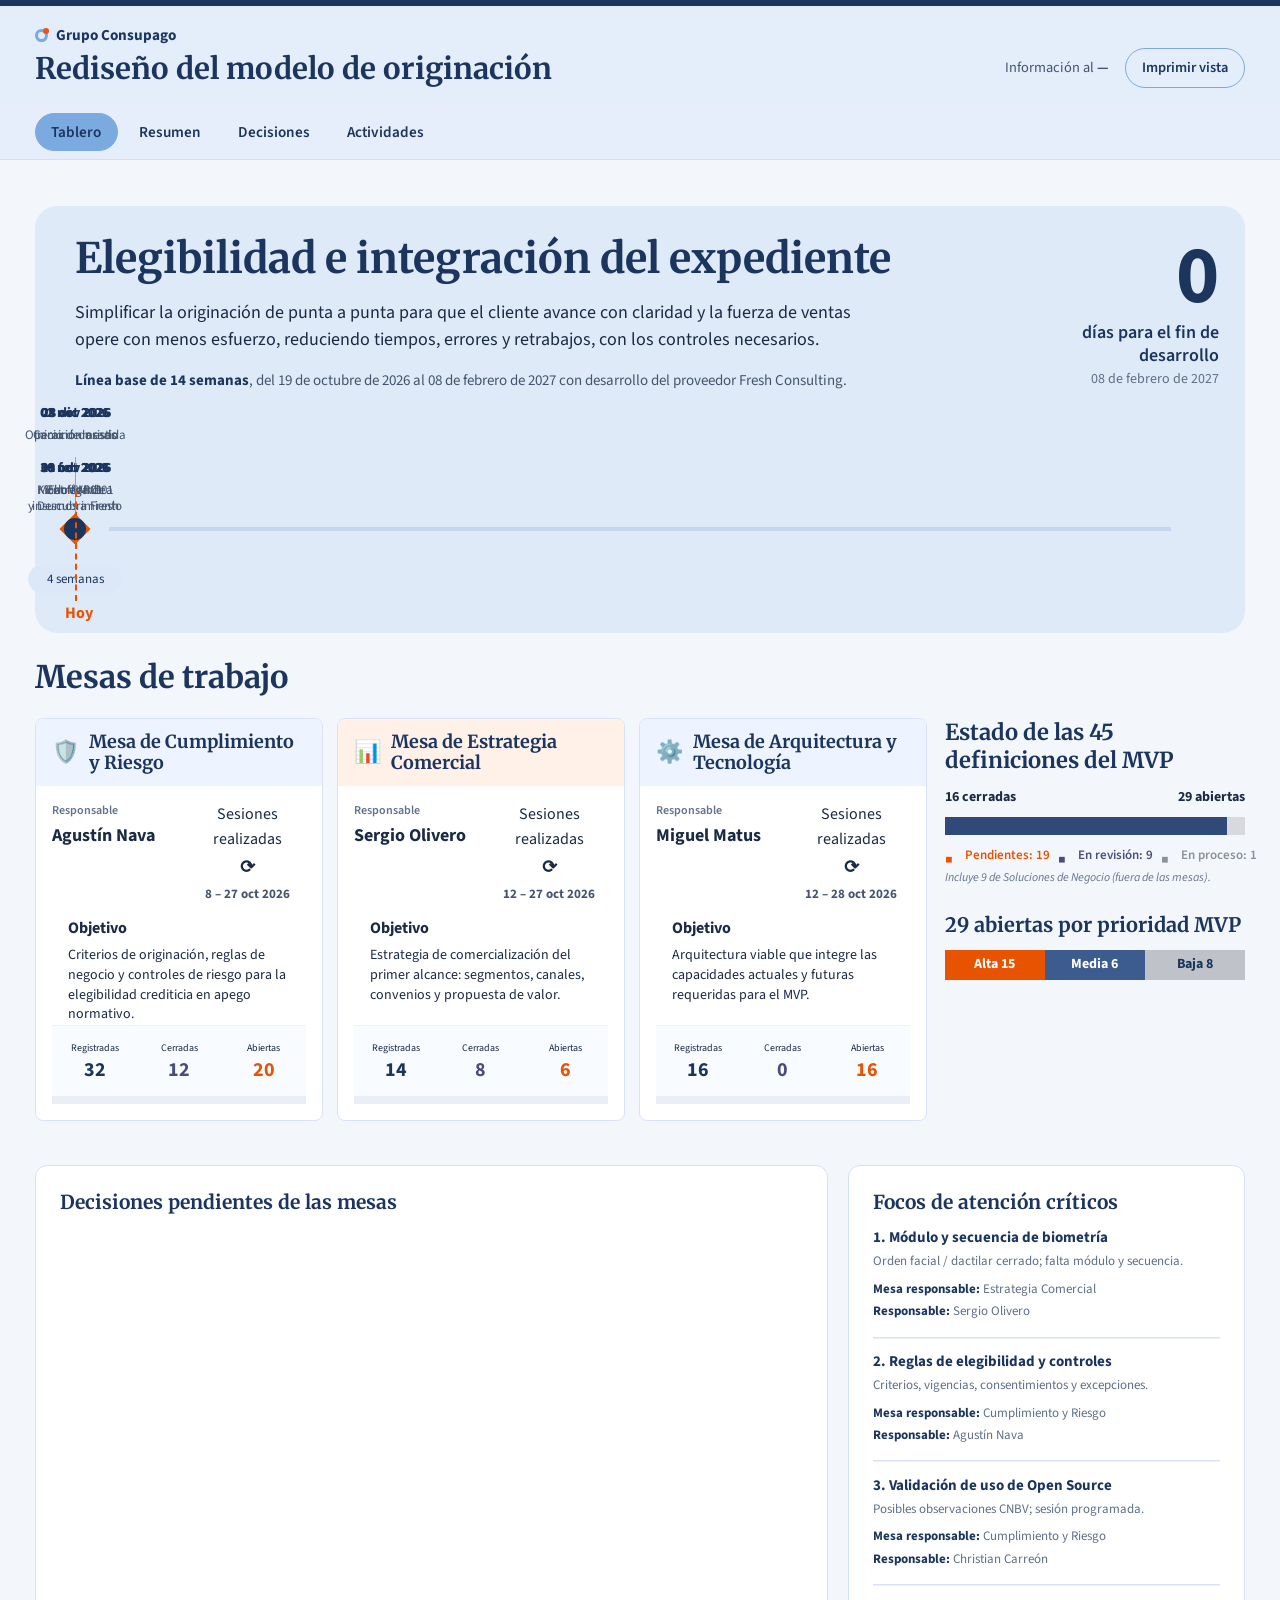
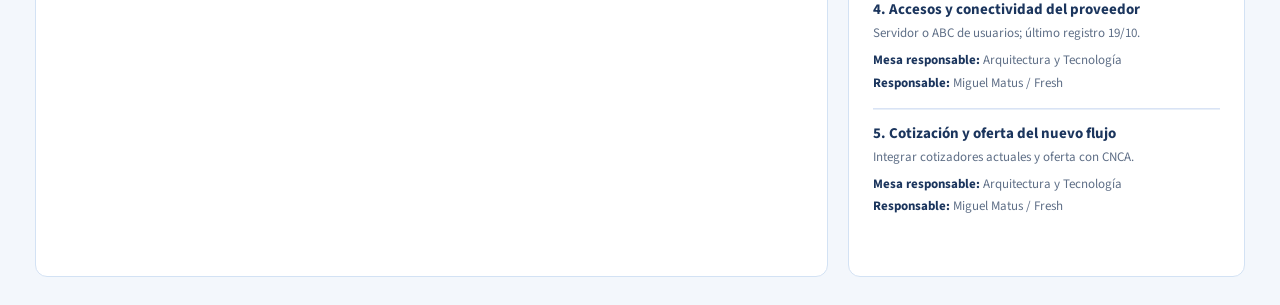
<file: index.html>
<!doctype html>
<html lang="es-MX">
<head>
<meta charset="utf-8">
<meta name="viewport" content="width=device-width, initial-scale=1">
<title>Rediseño del modelo de originación | Grupo Consupago</title>
<meta name="description" content="Tablero ejecutivo del Programa CAN (Rediseño del modelo de originación): objetivo, estructura de mesas, actividades, resumen semanal y timelines.">
<meta name="robots" content="noindex, nofollow">
<meta name="theme-color" content="#1C355E">
<link rel="icon" href="data:image/svg+xml,%3Csvg xmlns='http://www.w3.org/2000/svg' viewBox='0 0 32 32'%3E%3Crect width='32' height='32' rx='8' fill='%231C355E'/%3E%3Ccircle cx='16' cy='16' r='8' fill='none' stroke='%237BAAE0' stroke-width='4'/%3E%3Ccircle cx='22' cy='10' r='3' fill='%23E8561C'/%3E%3C/svg%3E">
<link rel="preconnect" href="https://fonts.googleapis.com">
<link rel="preconnect" href="https://fonts.gstatic.com" crossorigin>
<link rel="stylesheet" href="https://fonts.googleapis.com/css2?family=Merriweather:wght@400;700&family=Source+Sans+3:wght@400;600;700&display=swap">
<link rel="stylesheet" href="css/styles.css">
</head>
<body>
<a class="skip" href="#contenido">Saltar al contenido</a>

<header class="masthead">
<div class="wrap masthead__inner">
<div class="masthead__title">
<p class="brand"><span class="brand__dot" aria-hidden="true"></span>Grupo Consupago</p>
<h1>Rediseño del modelo de originación</h1>
</div>
<div class="masthead__meta">
<p>
    Información al
    <strong id="fecha-hoy">—</strong>
</p>
<button type="button" class="btn btn--ghost" id="btn-imprimir">Imprimir vista</button>
</div>
</div>
</header>

<div class="tabs-wrap">
<div class="wrap">
<div class="tabs" role="tablist" aria-label="Secciones del tablero">
<button type="button" class="tab" role="tab" id="tab-tablero" data-tab="tablero" aria-controls="panel-tablero" aria-selected="true">Tablero</button>
<button type="button" class="tab" role="tab" id="tab-semanal" data-tab="semanal" aria-controls="panel-semanal" aria-selected="false" tabindex="-1">Resumen</button>
<button type="button" class="tab" role="tab" id="tab-actividades" data-tab="actividades" aria-controls="panel-actividades" aria-selected="false" tabindex="-1">Decisiones</button>
<button type="button" class="tab" role="tab" id="tab-acciones" data-tab="acciones" aria-controls="panel-acciones" aria-selected="false" tabindex="-1">Actividades</button>
</div>
</div>
</div>

<main id="contenido" class="wrap">
<noscript>
<p class="notice">Este tablero necesita JavaScript activado para mostrar la información.</p>
</noscript>
<p class="notice" id="error-datos" hidden>No se pudo cargar <code>data.js</code>. Verifica que el archivo esté en la misma carpeta que <code>index.html</code>.</p>
<section
    class="panel"
    id="panel-actividades"
    role="tabpanel"
    aria-labelledby="tab-actividades"
    tabindex="0"
    hidden>
    <div id="contenido-decisiones"></div>
</section>
<section
    class="panel"
    id="panel-semanal"
    role="tabpanel"
    aria-labelledby="tab-semanal"
    tabindex="0"
    hidden>
    <div id="contenido-semanal"></div>
</section>

<section
    class="panel"
    id="panel-tablero"
    role="tabpanel"
    aria-labelledby="tab-tablero">
    
<!-- ============ TABLERO ============ -->
<section class="programa-overview">
<div class="hero hero-principal">
    <div class="hero-main">
        <h2 class="hero-main-title">
            Elegibilidad e integración del expediente
        </h2>
        <p class="hero-main-desc">
            Simplificar la originación de punta a punta para que el cliente avance con claridad y la fuerza de ventas opere con menos esfuerzo, reduciendo tiempos, errores y retrabajos, con los controles necesarios.
        </p>
        <p class="hero-main-note">
            <strong>Línea base de 14 semanas</strong>,
            del 19 de octubre de 2026 al 08 de febrero de 2027
            con desarrollo del proveedor Fresh Consulting.
        </p>
    </div>
    <div class="hero-counter">
        <div class="hero-counter-number"
             id="dias-restantes">
            0
        </div>
        <div class="hero-counter-label">
            días para el fin de desarrollo
        </div>
        <div class="hero-counter-date">
            08 de febrero de 2027
        </div>
    </div>
</div>

<!-- ============ ROAD MAP GENERAL ============ -->
<section class="roadmap-card">

    <div class="roadmap">
        <div class="roadmap-line"></div>
        <div class="roadmap-progress"></div>
        <!-- HITO 01 -->
        <div class="roadmap-item tier-a done hito-fresh">
            <div class="roadmap-label">
                <strong>
                    01 oct 2026
                </strong>
                Entrega de insumos a Fresh
            </div>
            <div class="roadmap-dot"></div>
        </div>
        
        <!-- HITO 02 -->
        <div class="roadmap-item tier-b done hito-mesas">
            <div class="roadmap-label">
                <strong>
                    08 oct 2026
                </strong>
                Inicio de mesas
            </div>
            <div class="roadmap-dot"></div>
        </div>

        <!-- HITO PRINCIPAL -->
        <div class="roadmap-item tier-a kickoff hito-kickoff">
            <div class="roadmap-label">
                <strong>
                    19 oct 2026
                </strong>
                Kickoff MVP01
                <br>
                y Descubrimiento
            </div>
            <div class="roadmap-diamond"></div>
            <div class="roadmap-phase">
                2 semanas
            </div>
        </div>
        
        <!-- CAMINO DORADO -->
        <div class="roadmap-item tier-b future hito-camino">
            <div class="roadmap-label">
                <strong>
                    03 nov 2026
                </strong>
                Camino dorado
            </div>
            <div class="roadmap-dot"></div>
            <div class="roadmap-phase">
                4 semanas
            </div>
        </div>
        
        <!-- SOMBRA -->
        <div class="roadmap-item tier-a future hito-sombra">
            <div class="roadmap-label">
                <strong>
                    30 nov 2026
                </strong>
                Modo sombra
            </div>
            <div class="roadmap-dot"></div>
            <div class="roadmap-phase">
                4 semanas
            </div>
        </div>
        
        <!-- OPERACIÓN -->        
        <div class="roadmap-item tier-b future hito-operacion">        
            <div class="roadmap-label">        
                <strong>
                    28 dic 2026
                </strong>        
                Operación asistida        
            </div>        
            <div class="roadmap-dot"></div>        
            <div class="roadmap-phase">
                4 semanas
            </div>        
        </div>
        
        <!-- FIN -->
        <div class="roadmap-item tier-a end hito-fin">
            <div class="roadmap-label">
                <strong>
                    08 feb 2027
                </strong>
                Fin MVP01
            </div>
            <div class="roadmap-dot"></div>
        </div>

        <div id="roadmap-today"
             class="roadmap-today">
        </div>
    </div>
</section>
</section>    
    
<!-- ============ MESAS DE TRABAJO ============ -->
<section class="card onepage">

    <div class="section-header">
        <h2>Mesas de trabajo</h2>
    </div>
    <div class="onepage-layout">
    <div id="mesas-container">

    <!-- CUMPLIMIENTO -->

    <div class="mesa-card cumplimiento">

        <div class="mesa-title">
            <span class="mesa-icon">🛡️</span>
            <h3>Mesa de Cumplimiento y Riesgo</h3>
        </div>

        <div class="mesa-body">

            <div class="mesa-info">

                <div class="mesa-col">
                    <label>Responsable</label>
                    <strong>Agustín Nava</strong>
                </div>

                <div class="mesa-sesiones">
                    <label>Sesiones realizadas</label>
                    <strong id="cumplimiento-sesiones">⟳</strong>

                    <div class="mesa-fecha" id="cumplimiento-fecha">
                        8 – 27 oct 2026
                    </div>
                </div>

            </div>

            <div class="mesa-objetivo">

                <strong>Objetivo</strong>

                <p>
                    Criterios de originación, reglas de negocio y controles de riesgo para la elegibilidad crediticia en apego normativo.
                </p>

            </div>

            <div class="mesa-kpis">

                <div class="kpi-box">
                    <span>Registradas</span>
                    <strong class="azul" id="cumplimiento-registradas">32</strong>
                </div>

                <div class="kpi-box">
                    <span>Cerradas</span>
                    <strong class="verde" id="cumplimiento-cerradas">12</strong>
                </div>

                <div class="kpi-box">
                    <span>Abiertas</span>
                    <strong class="rojo" id="cumplimiento-abiertas">20</strong>
                </div>

            </div>

            <div class="mesa-progress">            
                <div id="cumplimiento-bar-cerradas"
                     class="bar-cerradas">
                </div>            
                <div id="cumplimiento-bar-abiertas"
                     class="bar-abiertas">
                </div>           
            </div>
        </div>

    </div>

    <!-- COMERCIAL -->

    <div class="mesa-card comercial">

        <div class="mesa-title">
            <span class="mesa-icon">📊</span>
            <h3>Mesa de Estrategia Comercial</h3>
        </div>

        <div class="mesa-body">

            <div class="mesa-info">

                <div class="mesa-col">
                    <label>Responsable</label>
                    <strong>Sergio Olivero</strong>
                </div>

                <div class="mesa-sesiones">
                    <label>Sesiones realizadas</label>
                    <strong id="comercial-sesiones">⟳</strong>

                    <div class="mesa-fecha" id="comercial-fecha">
                        12 – 27 oct 2026
                    </div>
                </div>

            </div>

            <div class="mesa-objetivo">

                <strong>Objetivo</strong>

                <p>
                    Estrategia de comercialización del primer alcance: segmentos, canales, convenios y propuesta de valor.
                </p>

            </div>

            <div class="mesa-kpis">

                <div class="kpi-box">
                    <span>Registradas</span>
                    <strong class="azul" id="comercial-registradas">14</strong>
                </div>

                <div class="kpi-box">
                    <span>Cerradas</span>
                    <strong class="verde" id="comercial-cerradas">8</strong>
                </div>

                <div class="kpi-box">
                    <span>Abiertas</span>
                    <strong class="rojo" id="comercial-abiertas">6</strong>
                </div>

            </div>

            <div class="mesa-progress">            
                <div id="comercial-bar-cerradas"
                     class="bar-cerradas">
                </div>            
                <div id="comercial-bar-abiertas"
                     class="bar-abiertas">
                </div>            
            </div>
        </div>

    </div>

    <!-- TECNOLOGÍA -->
    <div class="mesa-card tecnologia">
        <div class="mesa-title">
            <span class="mesa-icon">⚙️</span>
            <h3>Mesa de Arquitectura y Tecnología</h3>
        </div>
        <div class="mesa-body">
            <div class="mesa-info">
                <div class="mesa-col">
                    <label>Responsable</label>
                    <strong>Miguel Matus</strong>
                </div>
                <div class="mesa-sesiones">
                    <label>Sesiones realizadas</label>
                    <strong id="tecnologia-sesiones">⟳</strong>
                    <div class="mesa-fecha" id="tecnologia-fecha">
                        12 – 28 oct 2026
                    </div>
                </div>
            </div>
            <div class="mesa-objetivo">
                <strong>Objetivo</strong>
                <p>
                    Arquitectura viable que integre las capacidades actuales y futuras requeridas para el MVP.
                </p>
            </div>
            <div class="mesa-kpis">
                <div class="kpi-box">
                    <span>Registradas</span>
                    <strong class="azul" id="tecnologia-registradas">16</strong>
                </div>
                <div class="kpi-box">
                    <span>Cerradas</span>
                    <strong class="verde" id="tecnologia-cerradas">0</strong>
                </div>
                <div class="kpi-box">
                    <span>Abiertas</span>
                    <strong class="rojo" id="tecnologia-abiertas">16</strong>
                </div>
            </div>
            <div class="mesa-progress">            
                <div id="tecnologia-bar-cerradas"
                     class="bar-cerradas">
                </div>            
                <div id="tecnologia-bar-abiertas"
                     class="bar-abiertas">
                </div>            
            </div>
        </div>
    </div>
        </div>
    
    <aside class="onepage-sidebar">
        <div class="status-card">
            <h3>
                Estado de las
                <span id="mvp-total">45</span>
                definiciones del MVP
            </h3>
            <div class="defs-head">
                <span id="defs-cerradas">
                    16 cerradas
                </span>
                <span id="defs-abiertas">
                    29 abiertas
                </span>
            </div>
            <div class="defs-bar">
                <div class="defs-fill"></div>
            </div>
            <div class="defs-status">
                <span id="mvp-pendientes">
                    Pendientes: 19
                </span>
                <span id="mvp-revision">
                    En revisión: 9
                </span>
                <span id="mvp-proceso">
                    En proceso: 1
                </span>
            </div>
            <p class="defs-note">
                Incluye 9 de Soluciones de Negocio (fuera de las mesas).
            </p>
        </div>
        <div class="priority-card">
            <h3>
                <span id="mvp-abiertas-prioridad">
                    29
                </span>
                abiertas por prioridad MVP
            </h3>
            <div class="priority-row">
                <div class="priority high">
                    <span>Alta</span>
                    <strong id="mvp-alta">15</strong>
                </div>
                <div class="priority medium">
                    <span>Media</span>
                    <strong id="mvp-media">6</strong>
                </div>
                <div class="priority low">
                    <span>Baja</span>
                    <strong id="mvp-baja">8</strong>
                </div>
            </div>
        </div>
    </aside>
</div>
</section>
<!-- ============ FIN MESAS DE TRABAJO ============ -->
    
<div class="split">
<section class="block"
         aria-labelledby="h-decisiones">
    <h3 id="h-decisiones">
        Decisiones pendientes de las mesas
    </h3>
    <ul id="decisiones-dashboard"
        class="decisions">
    </ul>
</section>

<!-- ===== FOCOS DE ATENCIÓN CRÍTICOS ===== -->
<section class="block" aria-labelledby="h-alertas">
    <h3 id="h-alertas">
        Focos de atención críticos
    </h3>
    <ul class="alerts" id="alertas">
        <li class="foco-card">
            <p class="foco-title">
                1. Módulo y secuencia de biometría
            </p>
            <p class="foco-desc">
                Orden facial / dactilar cerrado; falta módulo y secuencia.
            </p>
            <p class="foco-meta">
                <strong>Mesa responsable:</strong> Estrategia Comercial
            </p>
            <p class="foco-meta">
                <strong>Responsable:</strong> Sergio Olivero
            </p>
        </li>
        <li class="foco-card">
            <p class="foco-title">
                2. Reglas de elegibilidad y controles
            </p>
            <p class="foco-desc">
                Criterios, vigencias, consentimientos y excepciones.
            </p>
            <p class="foco-meta">
                <strong>Mesa responsable:</strong> Cumplimiento y Riesgo
            </p>
            <p class="foco-meta">
                <strong>Responsable:</strong> Agustín Nava
            </p>
        </li>
        <li class="foco-card">
            <p class="foco-title">
                3. Validación de uso de Open Source
            </p>
            <p class="foco-desc">
                Posibles observaciones CNBV; sesión programada.
            </p>
            <p class="foco-meta">
                <strong>Mesa responsable:</strong> Cumplimiento y Riesgo
            </p>
            <p class="foco-meta">
                <strong>Responsable:</strong> Christian Carreón
            </p>
        </li>
        <li class="foco-card">
            <p class="foco-title">
                4. Accesos y conectividad del proveedor
            </p>
            <p class="foco-desc">
                Servidor o ABC de usuarios; último registro 19/10.
            </p>
            <p class="foco-meta">
                <strong>Mesa responsable:</strong> Arquitectura y Tecnología
            </p>
            <p class="foco-meta">
                <strong>Responsable:</strong> Miguel Matus / Fresh
            </p>
        </li>
        <li class="foco-card">
            <p class="foco-title">
                5. Cotización y oferta del nuevo flujo
            </p>
            <p class="foco-desc">
                Integrar cotizadores actuales y oferta con CNCA.
            </p>
            <p class="foco-meta">
                <strong>Mesa responsable:</strong> Arquitectura y Tecnología
            </p>
            <p class="foco-meta">
                <strong>Responsable:</strong> Miguel Matus / Fresh
            </p>
        </li>
    </ul>
</section>
</div>

</section>

</main>

<script src="js/app.js"></script>
    
<script src="https://script.google.com/a/macros/consubanco.com/s/AKfycbxoJiL-cJs7wKA3mP-rD7-pc2KgAo6AlpyC9fj7pX_C8EWzKAvinp-3KT78OS_jwmdeFA/exec?callback=cargarDashboard"></script>
</body>
</html>
</file>
<file: css/styles.css>
/* ==========================================================================
Programa CAN · Tablero ejecutivo — estilos
Paleta tomada de las presentaciones de Grupo Consupago, con predominio
de azules claros. Sin frameworks.
========================================================================== */

:root {
--navy: #1C355E;
--navy-2: #2A4A7B;
--sky: #7BAAE0;
--sky-2: #A9C8EC;
--sky-3: #CFE1F6;
--mist: #E4EEFA;
--ice: #F3F7FC;
--line: #D3E2F4;
--line-soft: #E8EFF8;
--surface: #FFFFFF;
--ink: #1B2A44;
--ink-2: #44546E;
--ink-3: #5F6F87;
--ember: #E8561C;
--brick: #9C3A1F;
--leaf: #3F8A3A;

/* Color por mesa (igual que la matriz de responsabilidades) */
--m-programa: #7BAAE0;
--m-decision: #9C3A1F;
--m-otorgante: #E8561C;
--m-ordenante: #4F86C6;
--m-habilitadores: #1C355E;

--font-serif: "Merriweather", Georgia, "Times New Roman", serif;
--font-sans: "Source Sans 3", "Segoe UI", Roboto, "Helvetica Neue", Arial, sans-serif;

--r-s: 6px;
--r-m: 12px;
--r-l: 20px;
}

[data-mesa="programa"] { --mesa: var(--m-programa); }
[data-mesa="decision"] { --mesa: var(--m-decision); }
[data-mesa="otorgante"] { --mesa: var(--m-otorgante); }
[data-mesa="ordenante"] { --mesa: var(--m-ordenante); }
[data-mesa="habilitadores"] { --mesa: var(--m-habilitadores); }

/* ---------- Base ---------- */
*, *::before, *::after { box-sizing: border-box; }
html { color-scheme: light; -webkit-text-size-adjust: 100%; }
body {
margin: 0;
font-family: var(--font-sans);
font-size: 1rem;
line-height: 1.55;
color: var(--ink);
background: var(--ice);
}
h1, h2, h3, h4, h5 {
font-family: var(--font-serif);
color: var(--navy);
line-height: 1.3;
margin: 0 0 .5em;
font-weight: 700;
}
h2 { font-size: clamp(1.45rem, 1.2rem + 1vw, 1.95rem); }
h3 { font-size: 1.2rem; }
h4 { font-size: 1.05rem; }
h5 { font-size: .95rem; }
p { margin: 0 0 .75em; }
ul, ol { margin: 0; }
a { color: #1F5FA8; text-underline-offset: 2px; }
a:hover { color: var(--navy); }
code { font-size: .9em; background: var(--mist); padding: .05em .3em; border-radius: 4px; }
button { font: inherit; }
:focus-visible { outline: 3px solid #2F7FD6; outline-offset: 2px; border-radius: 4px; }
[hidden] { display: none !important; }

.wrap {
    width: 97vw;
    max-width: 1800px;
    margin: 0 auto;
    padding: 0 16px;
}
.skip {
position: absolute; left: -999px; top: 0; z-index: 100;
background: var(--navy); color: #fff; padding: .6rem 1rem; border-radius: var(--r-s);
}
.skip:focus { left: 1rem; top: 1rem; color: #fff; }
.notice {
margin: 1.5rem 0; padding: 1rem 1.25rem; border-radius: var(--r-m);
background: #FBE1DA; color: #7A2210; border: 1px solid #F1B9A8;
}
.meta { color: var(--ink-3); font-size: .9rem; }
.lead { color: var(--ink-2); max-width: 70ch; }

/* ---------- Encabezado ---------- */
.masthead { background: var(--mist); border-top: 6px solid var(--navy); }
.masthead__inner {
display: flex; flex-wrap: wrap; align-items: flex-end; justify-content: space-between;
gap: 1rem 2rem; padding-top: 1.1rem; padding-bottom: 1rem;
}
.brand {
display: flex; align-items: center; gap: .5rem; margin: 0 0 .15rem;
font-weight: 700; font-size: .95rem; color: var(--navy);
}
.brand__dot {
width: .8rem; height: .8rem; border-radius: 50%;
border: 3px solid var(--sky); position: relative;
}
.brand__dot::after {
content: ""; position: absolute; right: -4px; top: -4px;
width: .35rem; height: .35rem; border-radius: 50%; background: var(--ember);
}
.masthead h1 { font-size: clamp(1.35rem, 1.1rem + 1vw, 1.85rem); margin: 0; }
.masthead__sub {
font-family: var(--font-sans); font-weight: 400; color: var(--ink-2);
font-size: .6em; margin-left: .35rem;
}
.masthead__meta { display: flex; align-items: center; gap: 1rem; flex-wrap: wrap; font-size: .9rem; color: var(--ink-2); }
.masthead__meta p { margin: 0; text-align: right; line-height: 1.4; }

.btn {
display: inline-flex; align-items: center; gap: .4rem; cursor: pointer;
border-radius: 999px; padding: .5rem 1rem; font-weight: 600; font-size: .9rem;
border: 1px solid var(--navy); background: var(--navy); color: #fff;
}
.btn--ghost { background: transparent; color: var(--navy); border-color: var(--sky); }
.btn--ghost:hover { background: var(--sky-3); }

/* ---------- Pestañas ---------- */
.tabs-wrap {
    position: sticky;
    top: 0;
    z-index: 30;
    background: rgba(228, 238, 250, .96);
    border-bottom: 1px solid var(--line);
    backdrop-filter: blur(6px);
}
.tabs {
display: flex; gap: .3rem; overflow-x: auto; padding: .55rem 0;
scrollbar-width: thin; scrollbar-color: var(--sky-2) transparent;
}
.tab {
flex: 0 0 auto; cursor: pointer; white-space: nowrap;
border: 1px solid transparent; background: transparent; color: var(--navy);
font-weight: 600; font-size: .95rem; line-height: 1.2;
padding: .55rem .95rem; border-radius: 999px;
transition: background-color .15s ease;
}
.tab:hover { background: var(--sky-3); }
.tab[aria-selected="true"] { background: var(--sky); border-color: var(--sky); color: var(--navy); }

/* ---------- Paneles y bloques ---------- */
.panel { padding: 1.75rem 0 3rem; }
.panel:focus { outline: none; }
.panel__head { margin-bottom: 1.25rem; }
.panel__head p { color: var(--ink-2); max-width: 75ch; }

.block {
background: var(--surface);
border: 1px solid var(--line);
border-radius: var(--r-m);
padding: clamp(1rem, 2vw, 1.5rem);
margin-top: 1.25rem;
}
.block--now { background: #EEF5FD; border-color: var(--sky-2); margin-top: 0; }
.block__head { display: flex; align-items: baseline; justify-content: space-between; gap: .5rem 1rem; flex-wrap: wrap; }
.split {
    display: grid;
    grid-template-columns: 2fr 1fr;
    gap: 0 1.25rem;
    align-items: stretch;
}
.split > section{
    height:100%;
}
.split > section ul{
    flex:1;
}
.split > .block { margin-top: 1.25rem; }
.link-btn {
background: none; border: 0; padding: .2rem 0; cursor: pointer;
color: #1F5FA8; font-weight: 600; font-size: .9rem;
text-decoration: underline; text-underline-offset: 3px;
}
.link-btn:hover { color: var(--navy); }

/* ---------- Hero ---------- */
.hero {
    display:grid;
    grid-template-columns:1fr 1fr;
    align-items:center;
    gap:0;

    padding:12px 24px;

    min-height:110px;
}
.hero__title { font-size: clamp(1.6rem, 1.2rem + 1.6vw, 2.35rem); margin-bottom: .6rem; }
.hero__objective {
font-family: var(--font-serif); font-size: clamp(1rem, .95rem + .3vw, 1.15rem);
line-height: 1.75; max-width: 64ch; color: var(--ink);
}
.hero__context { color: var(--ink-2); max-width: 72ch; font-size: .95rem; margin: 0; }
.hero__rail { grid-column: 1 / -1; }

.countdown { display: flex; flex-direction: column; align-items: flex-end; text-align: right; min-width: 11rem; }
.countdown__num {
font-family: var(--font-serif); font-weight: 700; color: var(--navy);
font-size: clamp(3rem, 2rem + 4vw, 4.75rem); line-height: 1; letter-spacing: -.02em;
}
.countdown__txt { font-weight: 600; color: var(--navy); margin-top: .35rem; max-width: 12rem; line-height: 1.3; }
.countdown__date { color: var(--ink-2); font-size: .9rem; margin-top: .2rem; }

/* Ruta de hitos */
.rail { position: relative; height: 10rem; margin-top: 1.25rem; }
.rail__line {
position: absolute; left: 0; right: 0; top: 7.25rem; height: 4px;
background: #B7D0EE; border-radius: 2px;
}
.rail__fill {
position: absolute; left: 0; top: 0; bottom: 0; width: var(--hoy, 0%);
background: var(--navy); border-radius: 2px;
animation: rail-fill 1.2s cubic-bezier(.2, .7, .2, 1) both;
}
@keyframes rail-fill { from { width: 0; } }
.rail__today { position: absolute; top: 7.25rem; left: var(--hoy, 0%); width: 0; height: 0; }
.rail__today::before {
content: ""; position: absolute; left: -1px; top: -.55rem;
width: 2px; height: calc(1.1rem + 4px); background: var(--ember);
}
.rail__today span {
position: absolute; top: 1.05rem; left: 0; transform: translateX(-50%);
white-space: nowrap; font-size: .8rem; font-weight: 700; color: #B63E0F;
}
.rail__today.is-start span { transform: none; left: -.25rem; }
.rail__today.is-end span { transform: translateX(-100%); left: .25rem; }
.rail__stops { list-style: none; margin: 0; padding: 0; }
.rail__stop { position: absolute; top: calc(7.25rem + 2px); left: var(--pos); width: 0; height: 0; }
.rail__dot {
position: absolute; left: 0; top: 0; width: 14px; height: 14px;
transform: translate(-50%, -50%); border-radius: 50%;
background: var(--surface); border: 3px solid var(--navy);
}
.rail__stop.is-done .rail__dot { background: var(--navy); }
.rail__stop.is-key .rail__dot { width: 20px; height: 20px; background: var(--ember); border-color: var(--ember); }
.rail__label {
position: absolute; left: 0; transform: translateX(-50%);
width: 9.5rem; text-align: center; font-size: .8125rem; line-height: 1.3; color: var(--ink-2);
}
.rail__label strong { display: block; color: var(--navy); font-size: .875rem; }
.rail__stop.tier-a .rail__label { bottom: 1rem; }
.rail__stop.tier-b .rail__label { bottom: 3.75rem; }
.rail__stop.tier-b::before {
content: ""; position: absolute; left: 0; bottom: .6rem;
width: 1px; height: 3rem; background: var(--sky);
}
.rail__stop.is-start .rail__label { transform: none; left: -.5rem; text-align: left; }
.rail__stop.is-end .rail__label { transform: none; left: auto; right: -.5rem; text-align: right; }
.rail__stop.is-key .rail__label strong { color: #B63E0F; }
.rail__now { display: none; }

/* ---------- Estados, etiquetas y chips ---------- */
.status {
display: inline-flex; align-items: center; gap: .35rem; white-space: nowrap;
font-size: .8125rem; font-weight: 600; line-height: 1.2;
padding: .28rem .6rem; border-radius: 999px;
}
.status::before { content: ""; width: .45rem; height: .45rem; border-radius: 50%; background: currentColor; flex: none; }
.status--hecho { background: #E2F0DF; color: #2C6526; }
.status--curso { background: #DCEAF9; color: #1D4F8C; }
.status--pronto { background: #FFEFC7; color: #734A00; }
.status--vencida { background: #FBE1DA; color: #962711; }
.status--programada { background: #EDF2F8; color: #3F4F68; }
.status--sinfecha, .status--continuo { background: #EEF1F5; color: #4F5E73; }
.status--decision { background: #FFF4DA; color: #6E4A00; }

.tag { display: inline-flex; align-items: center; gap: .4rem; font-size: .8125rem; font-weight: 600; color: var(--ink-2); }
.tag::before, .dot {
content: ""; display: inline-block; flex: none;
width: .6rem; height: .6rem; border-radius: 2px; background: var(--mesa, var(--sky));
}

.filters { display: flex; flex-wrap: wrap; gap: .5rem; margin: .25rem 0 1rem; }
.chip-btn {
display: inline-flex; align-items: center; gap: .45rem; cursor: pointer;
border: 1px solid var(--line); background: var(--surface); color: var(--navy);
font-weight: 600; font-size: .9rem; padding: .4rem .85rem; border-radius: 999px;
}
.chip-btn[data-mesa]::before {
content: ""; width: .55rem; height: .55rem; border-radius: 2px; background: var(--mesa);
}
.chip-btn:hover { border-color: var(--sky); }
.chip-btn[aria-pressed="true"] { background: var(--navy); border-color: var(--navy); color: #fff; }
.chip-btn__n { font-weight: 400; opacity: .8; }

/* ---------- Decisiones y alertas ---------- */
.decisions, .alerts { list-style: none; padding: 0; }
.decisions li, .alerts li { padding: .85rem 0; border-top: 1px solid var(--line-soft); }
.decisions li:first-child, .alerts li:first-child { border-top: 0; padding-top: .25rem; }
.decision__title, .alert__title { font-weight: 700; color: var(--navy); margin: 0 0 .2rem; }
.decision__text, .alert__text { margin: 0; color: var(--ink-2); font-size: .95rem; }
.alert__src { margin: .3rem 0 0; font-size: .8125rem; color: var(--ink-3); }
.level { flex: none; font-size: .75rem; font-weight: 700; padding: .2rem .55rem; border-radius: 999px; }
.level--alto { background: #FBE1DA; color: #962711; }
.level--medio { background: #FFEFC7; color: #734A00; }

/* ---------- Actividades ---------- */
.acts { list-style: none; padding: 0; }
.act {
display: grid; grid-template-columns: 3.6rem minmax(0, 1fr) auto; gap: .9rem; align-items: start;
padding: .9rem 0; border-top: 1px solid var(--line-soft);
}
.acts > .act:first-child { border-top: 0; }
.act__date {
display: flex; flex-direction: column; align-items: center; justify-content: center;
background: var(--mist); border-radius: var(--r-s); padding: .35rem .2rem;
color: var(--navy); line-height: 1.1; text-align: center; min-height: 3.4rem;
border-left: 3px solid var(--mesa, var(--sky));
}
.act__day { font-family: var(--font-serif); font-weight: 700; font-size: 1.25rem; }
.act__mon { font-size: .75rem; font-weight: 600; }
.act__year { font-size: .6875rem; color: var(--ink-3); }
.act__nodate { font-size: .75rem; font-weight: 600; color: var(--ink-3); }
.act__title { margin: 0 0 .3rem; font-weight: 600; color: var(--ink); }
.act__ref {
display: inline-block; margin-right: .4rem; padding: .05rem .4rem; border-radius: 4px;
background: var(--navy); color: #fff; font-size: .75rem; font-weight: 700; vertical-align: .1em;
}
.act__meta { display: flex; flex-wrap: wrap; gap: .2rem 1rem; margin: 0; font-size: .875rem; color: var(--ink-2); }
.act__src { margin: .3rem 0 0; font-size: .8125rem; color: var(--ink-3); }
.act--vencida .act__date { background: #FBE9E4; }
.act--hecho .act__title { color: var(--ink-2); }
.empty { color: var(--ink-3); font-style: italic; padding: .75rem 0; }

.cols { display: grid; grid-template-columns: 1.25fr 1fr; gap: 1.25rem; align-items: start; }
.cols > section {
background: var(--surface); border: 1px solid var(--line); border-radius: var(--r-m);
padding: clamp(1rem, 2vw, 1.5rem);
}
.counts { list-style: none; padding: 0; margin: 0 0 1rem; display: flex; flex-wrap: wrap; gap: .5rem; }
.counts li {
display: flex; align-items: baseline; gap: .4rem; background: var(--surface);
border: 1px solid var(--line); border-radius: var(--r-s); padding: .45rem .8rem; font-size: .9rem; color: var(--ink-2);
}
.counts strong { font-family: var(--font-serif); font-size: 1.15rem; color: var(--navy); }
.counts .is-alert strong { color: #962711; }

.overdue {
background: #FDF1ED; border: 1px solid #F3C9BC; border-radius: var(--r-s);
padding: .75rem 1rem; margin-bottom: 1rem;
}
.overdue p { margin: 0 0 .25rem; font-weight: 600; color: #7A2210; }
.overdue ul { padding-left: 1.1rem; font-size: .9rem; color: var(--ink-2); }

.defs-list { list-style: none; padding: 0; display: grid; gap: .6rem; }
.defs-list li {
background: var(--ice); border: 1px solid var(--line); border-left: 3px solid var(--sky);
border-radius: var(--r-s); padding: .75rem .9rem;
}
.defs-list__txt { display: block; font-weight: 600; color: var(--navy); }
.defs-list__meta { display: flex; flex-wrap: wrap; gap: .2rem 1rem; margin-top: .3rem; font-size: .875rem; color: var(--ink-2); }

.edt { list-style: none; padding: 0; columns: 2 22rem; column-gap: 2rem; }
.edt li { break-inside: avoid; display: grid; grid-template-columns: 3rem 1fr; gap: .5rem; padding: .45rem 0; border-top: 1px solid var(--line-soft); }
.edt__code { font-weight: 700; color: var(--m-ordenante); font-variant-numeric: tabular-nums; }
.edt__note { display: block; font-size: .85rem; color: #734A00; margin-top: .15rem; }
.edt li.is-sub { padding-left: 1rem; }

/* ---------- Estructura (organigrama) ---------- */
.org { margin-top: 1rem; }
.org__top {
position: relative; background: var(--surface); border: 1px solid var(--line); border-top: 5px solid var(--mesa);
border-radius: var(--r-m); padding: 1rem 1.25rem; max-width: 46rem; margin: 0 auto 1.5rem; text-align: center;
}
.org__top::after {
content: ""; position: absolute; left: 50%; bottom: -1.5rem; width: 2px; height: 1.5rem; background: var(--sky-2);
}
.org__top h4 { margin-bottom: .3rem; }
.org__top p { margin: 0 0 .3rem; color: var(--ink-2); font-size: .95rem; }
.org__top .org__meta { font-size: .875rem; color: var(--ink-3); margin: 0; }
.org__roles {
list-style: none; padding: 1rem 0; margin: 0 auto; display: flex; flex-wrap: wrap;
justify-content: center; gap: .5rem; position: relative;
}
.org__roles::before {
content: ""; position: absolute; left: 50%; top: 0; bottom: 0; width: 2px;
background: var(--sky-2); z-index: 0;
}
.org__roles li {
position: relative; z-index: 1; background: var(--mist); border: 1px solid var(--line);
border-radius: 999px; padding: .35rem .9rem; font-size: .875rem; color: var(--ink-2);
}
.org__roles strong { color: var(--navy); margin-left: .3rem; }
.org__mesas { display: grid; grid-template-columns: repeat(3, minmax(0, 1fr)); gap: 1rem; position: relative; padding-top: 1rem; }
.org__mesas::before {
content: ""; position: absolute; top: 0; left: 16.66%; right: 16.66%; height: 2px; background: var(--sky-2);
}
.mesa {
position: relative; background: var(--ice); border: 1px solid var(--line);
border-radius: var(--r-m); padding: 1rem 1.1rem 1.1rem; display: flex; flex-direction: column;
}
.mesa::before {
content: ""; position: absolute; top: calc(-1rem - 1px); left: 50%; width: 2px; height: 1rem; background: var(--sky-2);
}
.mesa__head { border-bottom: 3px solid var(--mesa); padding-bottom: .5rem; margin-bottom: .6rem; }
.mesa__head h4 { margin: 0; font-size: 1.15rem; }
.mesa__sub { margin: .1rem 0 0; font-size: .875rem; color: var(--ink-3); }
.mesa__facts { display: flex; flex-wrap: wrap; gap: .25rem 1.25rem; margin: 0 0 .6rem; font-size: .875rem; }
.mesa__facts div { display: flex; gap: .3rem; }
.mesa__facts dt { color: var(--ink-3); }
.mesa__facts dd { margin: 0; font-weight: 600; color: var(--navy); }
.mesa__obj { font-family: var(--font-serif); font-size: .95rem; line-height: 1.65; color: var(--ink); }
.mesa h5 { font-family: var(--font-sans); font-size: .875rem; color: var(--ink-2); margin: .25rem 0 .35rem; }
.mesa__list { padding-left: 1.1rem; font-size: .9rem; color: var(--ink); }
.mesa__list li { margin-bottom: .3rem; }
.mesa__list li::marker { color: var(--mesa); }
.mesa__foot {
margin-top: auto; padding-top: .75rem; display: flex; flex-wrap: wrap; gap: .4rem;
}
.mesa__pill {
font-size: .8125rem; background: var(--surface); border: 1px solid var(--line);
border-radius: 999px; padding: .2rem .65rem; color: var(--ink-2);
}
.mesa__pill strong { color: var(--navy); }
.mesa details { margin-top: .75rem; font-size: .875rem; color: var(--ink-2); }
.mesa summary { cursor: pointer; font-weight: 600; color: #1F5FA8; }
.mesa details p { margin: .4rem 0 0; }

/* ---------- Arranque y mercado ---------- */
.progress-list { list-style: none; padding: 0; }
.progress-list li { display: grid; grid-template-columns: minmax(0, 1fr) 7rem; gap: .25rem 1rem; padding: .5rem 0; align-items: center; }
.progress-list .pl__name { font-weight: 600; font-size: .95rem; }
.progress-list .pl__val { text-align: right; font-weight: 700; color: var(--navy); font-variant-numeric: tabular-nums; }
.bar { grid-column: 1 / -1; height: 8px; background: var(--mist); border-radius: 999px; overflow: hidden; }
.bar span { display: block; height: 100%; background: var(--sky); border-radius: 999px; }
.bar span.is-full { background: var(--navy); }

.figures { display: grid; grid-template-columns: 1fr 1fr; gap: .75rem 1.25rem; margin: .5rem 0 1rem; }
.figure__val { display: block; font-family: var(--font-serif); font-weight: 700; font-size: 1.5rem; color: var(--navy); line-height: 1.2; }
.figure__txt { display: block; font-size: .875rem; color: var(--ink-2); line-height: 1.4; }
.phases { list-style: none; padding: 0; counter-reset: fase; display: grid; gap: .5rem; }
.phases li {
counter-increment: fase; display: grid; grid-template-columns: 1.9rem 1fr; gap: .6rem; align-items: start;
font-size: .9rem; color: var(--ink-2);
}
.phases li::before {
content: counter(fase); display: grid; place-items: center; width: 1.7rem; height: 1.7rem;
border-radius: 50%; background: var(--sky-3); color: var(--navy); font-weight: 700; font-size: .85rem;
}
.phases strong { color: var(--navy); }
.subhead { font-family: var(--font-sans); font-size: .9rem; color: var(--ink-2); margin: 1rem 0 .5rem; }
.source { font-size: .8125rem; color: var(--ink-3); margin: 1rem 0 0; }

/* ---------- Resumen semanal ---------- */
.now-grid { display: grid; grid-template-columns: repeat(auto-fit, minmax(15rem, 1fr)); gap: 1rem 1.5rem; margin-top: .5rem; }
.now-col h4 { font-family: var(--font-sans); font-size: .95rem; margin-bottom: .35rem; }
.now-col ul { list-style: none; padding: 0; }
.now-col li { padding: .4rem 0; border-top: 1px solid var(--line); font-size: .9rem; }
.now-col li:first-child { border-top: 0; }
.now-col .when { display: block; font-size: .8125rem; color: var(--ink-3); }

.weeks { display: grid; grid-template-columns: 17rem minmax(0, 1fr); gap: 1.25rem; margin-top: 1.25rem; align-items: start; }
.weeks__index ul { list-style: none; padding: 0; display: grid; gap: .5rem; position: sticky; top: 4.5rem; }
.week-btn {
width: 100%; text-align: left; cursor: pointer; background: var(--surface);
border: 1px solid var(--line); border-radius: var(--r-m); padding: .75rem .9rem; color: var(--ink);
}
.week-btn:hover { border-color: var(--sky); }
.week-btn[aria-current="true"] { background: var(--mist); border-color: var(--sky); box-shadow: inset 4px 0 0 var(--navy); }
.week-btn__range { display: block; font-weight: 700; color: var(--navy); }
.week-btn__head {
display: -webkit-box; -webkit-line-clamp: 2; -webkit-box-orient: vertical; overflow: hidden;
font-size: .85rem; color: var(--ink-2); margin-top: .15rem;
}
.weeks__detail {
background: var(--surface); border: 1px solid var(--line); border-radius: var(--r-m);
padding: clamp(1rem, 2.5vw, 1.75rem);
}
.week__lead { font-family: var(--font-serif); font-size: 1.05rem; line-height: 1.7; color: var(--ink); max-width: 68ch; }
.week__sessions { list-style: none; padding: 0; display: flex; flex-wrap: wrap; gap: .5rem; margin: 0 0 1.25rem; }
.week__sessions li {
display: inline-flex; align-items: center; gap: .4rem; font-size: .85rem; font-weight: 600;
background: var(--mist); border-radius: 999px; padding: .25rem .75rem; color: var(--navy);
}
.week__groups { display: grid; gap: 1rem; margin-bottom: 1.25rem; }
.week__group { border-left: 3px solid var(--mesa); padding-left: 1rem; }
.week__group h5 { display: flex; align-items: center; gap: .45rem; font-family: var(--font-sans); font-size: .95rem; margin-bottom: .3rem; }
.week__group ul, .week__list ul { padding-left: 1.1rem; }
.week__group li, .week__list li { margin-bottom: .4rem; max-width: 75ch; }
.week__list h4 { font-family: var(--font-sans); font-size: 1rem; margin: 1rem 0 .4rem; }
.week__list--alert li::marker { color: var(--ember); }
.week__src { font-size: .8125rem; color: var(--ink-3); margin: 1.25rem 0 0; }
.split--tight { gap: 0 2rem; }

/* ---------- Gantt ---------- */
.legend { list-style: none; padding: 0; display: flex; flex-wrap: wrap; gap: .4rem 1.1rem; font-size: .85rem; color: var(--ink-2); margin: 0 0 .75rem; }
.legend li { display: inline-flex; align-items: center; gap: .4rem; }
.sw { width: 1.1rem; height: .65rem; border-radius: 3px; display: inline-block; }
.sw--ms { width: .65rem; height: .65rem; transform: rotate(45deg); border-radius: 1px; }
.sw--today { width: 2px; height: .95rem; border-radius: 0; background: var(--ember); }
.sw.ms-futuro { background: var(--navy); }
.sw.ms-key { background: var(--ember); }

.gantt { --lab: 17rem; background: var(--surface); border: 1px solid var(--line); border-radius: var(--r-m); overflow: hidden; }
.gantt__scroll { overflow-x: auto; overscroll-behavior-x: contain; }
.gantt__inner { min-width: var(--g-min, 900px); }
.g-row { display: grid; grid-template-columns: var(--lab) minmax(0, 1fr) 16px; min-height: 2.7rem; border-top: 1px solid var(--line-soft); }
.g-lab {
position: sticky; left: 0; z-index: 3; background: var(--surface);
padding: .4rem .75rem; border-right: 1px solid var(--line);
display: flex; flex-direction: column; justify-content: center; font-size: .875rem; line-height: 1.25;
}
.g-name { font-weight: 600; color: var(--ink); }
.g-dates { font-size: .75rem; color: var(--ink-3); margin-top: .1rem; }
.g-track { position: relative; }
.g-body { position: relative; }
.g-grid { position: absolute; top: 0; bottom: 0; left: var(--lab); right: 16px; pointer-events: none; z-index: 1; }
.g-line { position: absolute; top: 0; bottom: 0; width: 1px; background: var(--line-soft); }
.g-today { position: absolute; top: 0; bottom: 0; width: 2px; margin-left: -1px; background: var(--ember); z-index: 2; }
.g-row--head { background: var(--mist); border-top: 0; min-height: 3rem; }
.g-row--head .g-lab { background: var(--mist); font-weight: 700; color: var(--navy); }
.g-month {
position: absolute; top: 0; bottom: 0; padding-top: .45rem; text-align: center;
font-size: .75rem; font-weight: 700; color: var(--navy); border-left: 1px solid var(--line); white-space: nowrap; overflow: hidden;
}
.g-month:first-child { border-left: 0; }
.g-hoy {
position: absolute; bottom: .3rem; transform: translateX(-50%); z-index: 4;
background: var(--ember); color: #fff; font-size: .6875rem; font-weight: 700;
padding: .05rem .45rem; border-radius: 999px; white-space: nowrap;
}
.g-row--group { background: #F5F9FE; min-height: 2.3rem; }
.g-row--group .g-lab {
background: #F5F9FE; flex-direction: row; align-items: center; justify-content: flex-start;
gap: .5rem; font-family: var(--font-serif); font-weight: 700; color: var(--navy); font-size: .9rem;
}
.g-note { display: block; font-family: var(--font-sans); font-weight: 400; font-size: .75rem; color: var(--ink-3); }
.g-group-text { display: flex; flex-direction: column; }
.g-bar {
position: absolute; top: 50%; height: 1rem; transform: translateY(-50%); z-index: 3;
border-radius: 4px; background: var(--sky-2); min-width: 4px;
}
.g-ms {
position: absolute; top: 50%; width: .85rem; height: .85rem; z-index: 3;
transform: translate(-50%, -50%) rotate(45deg); background: var(--navy); border-radius: 1px;
}
.g-row.is-current .g-lab { box-shadow: inset 3px 0 0 var(--ember); }
.g-row.is-current .g-name { color: var(--navy); }

/* Colores por estado (timeline del proyecto) */
.st-futuro { background: var(--sky-2); }
.st-curso { background: #4F86C6; }
.st-hecho { background: #7DB56F; }
.st-pasado { background: #B6C3D4; }
.g-ms.st-futuro { background: var(--navy); }
.g-ms.st-curso { background: #4F86C6; }
.g-ms.is-key { background: var(--ember); width: 1rem; height: 1rem; }

/* Colores por categoría (roadmap CECOBAN) */
.cat-definicion { background: #3F72B0; }
.cat-tecnologia { background: #6FA3DC; }
.cat-conectividad { background: #6FAA4C; }
.cat-legal { background: #9FA8B3; }
.cat-limite { background: #C0392B; }
.cat-entrega { background: #EDB61F; }
.cat-preparacion { background: #EE8434; }
.cat-arranque { background: #1E9E4F; }
.g-bar.is-past, .g-ms.is-past { opacity: .5; }

/* ---------- Tablas ---------- */
.table-wrap { overflow-x: auto; border: 1px solid var(--line); border-radius: var(--r-m); background: var(--surface); margin-top: .5rem; }
table { border-collapse: collapse; width: 100%; font-size: .9rem; }
caption { text-align: left; padding: .6rem .75rem; color: var(--ink-3); font-size: .85rem; }
th, td { text-align: left; padding: .6rem .75rem; border-bottom: 1px solid var(--line-soft); vertical-align: top; }
thead th { background: var(--mist); color: var(--navy); font-weight: 700; white-space: nowrap; }
tbody tr:last-child td, tbody tr:last-child th { border-bottom: 0; }
tbody tr:hover { background: #F7FAFE; }
td.num, th.num { text-align: right; font-variant-numeric: tabular-nums; }
td.center, th.center { text-align: center; }
.t-min { min-width: 16rem; }
tr.is-current td, tr.is-current th { background: #FFF8F4; }
tr.group-row th { background: #F5F9FE; font-family: var(--font-serif); color: var(--navy); }

.risk { display: inline-block; font-size: .75rem; font-weight: 700; padding: .2rem .55rem; border-radius: 999px; white-space: nowrap; }
.risk--critico { background: #FBE1DA; color: #962711; }
.risk--alto { background: #FFE6CC; color: #7F4200; }
.risk--medio-alto { background: #FFEFC7; color: #6E4A00; }
.risk--medio { background: #FFF6D6; color: #5E4B00; }
.risk--bajo { background: #E2F0DF; color: #2C6526; }
.risk-defs { display: grid; grid-template-columns: repeat(auto-fit, minmax(14rem, 1fr)); gap: .75rem 1.25rem; margin: 1rem 0 0; font-size: .875rem; }
.risk-defs div { background: var(--ice); border-radius: var(--r-s); padding: .6rem .8rem; }
.risk-defs dt { margin-bottom: .25rem; }
.risk-defs dd { margin: 0; color: var(--ink-2); }

.part { display: inline-block; width: .8rem; height: .8rem; border-radius: 50%; border: 2px solid var(--line); }
.part.is-on { border-color: var(--mesa); background: var(--mesa); }

/* ---------- Regulatorio ---------- */
.defs { margin: 0; }
.defs div { padding: .6rem 0; border-top: 1px solid var(--line-soft); }
.defs div:first-child { border-top: 0; padding-top: 0; }
.defs dt { font-weight: 700; color: var(--navy); }
.defs dd { margin: .15rem 0 0; color: var(--ink-2); font-size: .95rem; }
.deadlines { list-style: none; padding: 0; }
.deadlines li { padding: .65rem 0 .65rem .9rem; border-left: 3px solid var(--sky); margin-bottom: .5rem; background: var(--ice); border-radius: 0 var(--r-s) var(--r-s) 0; }
.deadlines strong { display: block; color: var(--navy); }
.deadlines span { display: block; font-size: .9rem; color: var(--ink-2); }
.deadlines small { color: var(--ink-3); }
.checklist { list-style: none; padding: 0; display: grid; grid-template-columns: repeat(auto-fit, minmax(15rem, 1fr)); gap: .75rem; }
.checklist li {
background: var(--ice); border: 1px solid var(--line); border-radius: var(--r-s);
padding: .75rem .9rem; font-weight: 600; color: var(--navy); font-size: .95rem;
}

/* ---------- Flujo CECOBAN ---------- */
.flow { display: grid; grid-template-columns: 1fr 1.1fr 1fr; gap: 0; margin-top: .75rem; border: 1px solid var(--line); border-radius: var(--r-m); overflow: hidden; }
.flow__h { padding: .65rem .9rem; font-weight: 700; font-size: .9rem; text-align: center; }
.flow__h--otorgante { background: #E3F0E0; color: #245C22; }
.flow__h--cecoban { background: var(--navy); color: #fff; }
.flow__h--ordenante { background: #EAF4D9; color: #3F5F12; }
.flow__cell { padding: .75rem .9rem; border-top: 1px solid var(--line-soft); font-size: .9rem; display: flex; gap: .6rem; align-items: flex-start; }
.flow__cell--cecoban { background: var(--mist); color: var(--navy); font-weight: 600; justify-content: center; text-align: center; }
.flow__n {
flex: none; display: grid; place-items: center; width: 1.6rem; height: 1.6rem; border-radius: 50%;
background: var(--navy); color: #fff; font-weight: 700; font-size: .8rem;
}
.flow__arrow { color: var(--sky); font-weight: 700; }
.flow__close {
grid-column: 1 / -1; background: #F1ECFA; color: #3F2B6E; padding: .8rem 1rem;
font-size: .9rem; border-top: 1px solid var(--line-soft); text-align: center;
}
.flow__label { display: none; font-size: .75rem; font-weight: 700; color: var(--ink-3); }

.steps { list-style: none; padding: 0; display: grid; grid-template-columns: repeat(6, minmax(0, 1fr)); gap: .6rem; counter-reset: paso; margin-top: .75rem; }
.steps li {
counter-increment: paso; position: relative; background: var(--ice); border: 1px solid var(--line);
border-top: 4px solid var(--sky); border-radius: var(--r-s); padding: .75rem .8rem; font-size: .875rem; color: var(--ink-2);
}
.steps li::before { content: counter(paso, decimal-leading-zero); display: block; font-family: var(--font-serif); font-weight: 700; color: var(--sky); font-size: 1.1rem; }
.steps strong { display: block; color: var(--navy); margin: .15rem 0 .3rem; font-size: .95rem; }

/* ---------- Hitos ---------- */
.milestones { list-style: none; padding: 0; display: grid; grid-template-columns: repeat(auto-fit, minmax(12rem, 1fr)); gap: .75rem; }
.milestones li { background: var(--ice); border: 1px solid var(--line); border-radius: var(--r-s); padding: .75rem .9rem; }
.milestones .ms-date { display: block; font-family: var(--font-serif); font-weight: 700; color: var(--navy); }
.milestones .ms-title { display: block; margin: .15rem 0 .4rem; color: var(--ink); font-weight: 600; }
.milestones li.is-key { border-color: #F3C9BC; background: #FDF3EE; }

/* ---------- Equipo ---------- */
.roles { list-style: none; padding: 0; display: grid; grid-template-columns: repeat(auto-fit, minmax(16rem, 1fr)); gap: .75rem; }
.roles li { border: 1px solid var(--line); border-radius: var(--r-s); padding: .8rem .9rem; background: var(--ice); }
.roles .r-rol { display: block; font-size: .8125rem; font-weight: 600; color: var(--ink-3); }
.roles .r-name { display: block; font-family: var(--font-serif); font-weight: 700; color: var(--navy); margin: .1rem 0 .3rem; }
.roles p { margin: 0; font-size: .875rem; color: var(--ink-2); }
.week-strip { display: grid; grid-template-columns: repeat(5, minmax(0, 1fr)); gap: .5rem; margin: .5rem 0 .75rem; }
.week-strip div { border-radius: var(--r-s); padding: .7rem .6rem; text-align: center; font-size: .875rem; border: 1px solid var(--line); background: var(--ice); color: var(--ink-3); }
.week-strip div.is-on { background: var(--navy); color: #fff; border-color: var(--navy); }
.week-strip strong { display: block; font-size: .95rem; }
.week-strip div.is-on strong { color: #fff; }
.decision-bar { background: var(--brick); color: #fff; border-radius: var(--r-s); padding: .6rem .9rem; font-size: .9rem; font-weight: 600; }

.res-summary { display: grid; grid-template-columns: auto 1fr; gap: .5rem 2rem; align-items: center; margin-bottom: 1rem; }
.res-total { font-family: var(--font-serif); font-weight: 700; font-size: 3rem; line-height: 1; color: var(--navy); }
.res-total small { display: block; font-family: var(--font-sans); font-size: .9rem; font-weight: 600; color: var(--ink-2); margin-top: .3rem; }
.stack { display: flex; height: 14px; border-radius: 999px; overflow: hidden; background: var(--mist); }
.stack span { display: block; height: 100%; }
.stack .t-estructural { background: var(--sky); }
.stack .t-operacional { background: var(--navy); }
.stack .t-implementacion { background: var(--ember); }
.res-legend { list-style: none; padding: 0; display: flex; flex-wrap: wrap; gap: .3rem 1.2rem; font-size: .875rem; color: var(--ink-2); margin-top: .5rem; }
.res-legend li { display: inline-flex; align-items: center; gap: .35rem; }
.res-legend .sw.t-estructural { background: var(--sky); }
.res-legend .sw.t-operacional { background: var(--navy); }
.res-legend .sw.t-implementacion { background: var(--ember); }
.res-bymesa { display: flex; flex-wrap: wrap; gap: .4rem 1.25rem; margin-top: .6rem; font-size: .9rem; }
.res-bymesa span { display: inline-flex; align-items: center; gap: .4rem; }
.res-note { margin-top: 1rem; background: var(--ice); border: 1px dashed var(--sky-2); border-radius: var(--r-s); padding: .75rem .9rem; font-size: .9rem; color: var(--ink-2); }
.res-note strong { color: var(--navy); }

.consultant { list-style: none; padding: 0; }
.consultant li { display: flex; justify-content: space-between; gap: 1rem; align-items: flex-start; padding: .6rem 0; border-top: 1px solid var(--line-soft); }
.consultant li:first-child { border-top: 0; }
.consultant p { margin: .15rem 0 0; font-size: .875rem; color: var(--ink-2); }
.docs { display: grid; gap: .75rem; }
.docs section { border: 1px solid var(--line); border-radius: var(--r-s); padding: .7rem .9rem; background: var(--ice); }
.docs h4 { font-family: var(--font-sans); font-size: .95rem; margin: 0 0 .3rem; }
.docs ul { padding-left: 1.1rem; font-size: .875rem; color: var(--ink-2); margin-bottom: .4rem; }
.docs a { font-weight: 600; font-size: .875rem; }

/* ---------- Pie ---------- */
.footer { border-top: 1px solid var(--line); background: var(--mist); color: var(--ink-3); font-size: .85rem; padding: 1.25rem 0 2rem; }
.footer p { margin: 0; max-width: 90ch; }

/* ---------- Responsivo ---------- */
@media (max-width: 1100px) {
.steps { grid-template-columns: repeat(3, minmax(0, 1fr)); }
}
@media (max-width: 960px) {
.split, .cols, .weeks { grid-template-columns: 1fr; }
.weeks__index ul { position: static; grid-template-columns: repeat(auto-fit, minmax(13rem, 1fr)); }
.org__mesas { grid-template-columns: 1fr; }
.org__mesas::before, .mesa::before, .org__top::after { display: none; }
}
@media (max-width: 720px) {
.masthead__meta p { text-align: left; }
.countdown { align-items: flex-start; text-align: left; order: -1; flex-direction: row; flex-wrap: wrap; align-items: baseline; gap: .25rem .6rem; }
.countdown__txt { max-width: none; margin-top: 0; }
.countdown__date { flex-basis: 100%; margin-top: 0; }

.rail { height: auto; margin-top: .75rem; }
.rail__line, .rail__today { display: none; }
.rail__stops { border-left: 3px solid #B7D0EE; margin-left: .5rem; }
.rail__stop, .rail__now { position: relative; top: auto; left: auto; width: auto; height: auto; padding: 0 0 .9rem 1.25rem; }
.rail__stop::before { display: none; }
.rail__dot { left: -1.5px; top: .65rem; }
.rail__label, .rail__stop.is-start .rail__label, .rail__stop.is-end .rail__label {
position: static; transform: none; width: auto; text-align: left;
}
.rail__label strong { display: inline; margin-right: .4rem; }
.rail__stops > li:last-child { padding-bottom: 0; }
.rail__now { display: block; font-size: .85rem; font-weight: 700; color: #B63E0F; }
.rail__now::before {
content: ""; position: absolute; left: -1.5px; top: .6rem; width: 12px; height: 3px;
transform: translate(-50%, -50%); background: var(--ember);
}

.act { grid-template-columns: 3.3rem minmax(0, 1fr); }
.act .status { grid-column: 2; justify-self: start; }
.figures { grid-template-columns: 1fr; }
.gantt { --lab: 11rem; }
.steps { grid-template-columns: 1fr 1fr; }
.week-strip { grid-template-columns: repeat(5, minmax(3.6rem, 1fr)); overflow-x: auto; }
.res-summary { grid-template-columns: 1fr; }

.flow { grid-template-columns: 1fr; }
.flow__h--otorgante, .flow__h--ordenante { display: none; }
.flow__cell { border-top: 0; }
.flow__cell--otorgante { border-top: 1px solid var(--line); }
.flow__cell--cecoban { justify-content: flex-start; text-align: left; }
.flow__label { display: block; }
.flow__arrow { display: none; }
}
@media (max-width: 460px) {
.steps { grid-template-columns: 1fr; }
}

/* ---------- Movimiento reducido ---------- */
@media (prefers-reduced-motion: reduce) {
*, *::before, *::after { animation: none !important; transition: none !important; scroll-behavior: auto !important; }
}

/* ---------- Impresión ---------- */
@media print {
body { background: #fff; font-size: 11pt; }
.tabs-wrap, .skip, #btn-imprimir, .filters, .link-btn { display: none !important; }
.masthead { border-top-width: 3px; }
.block, .hero, .mesa, .cols > section, .weeks__detail { break-inside: avoid; border-color: #C9D6E6; }
.gantt__scroll, .table-wrap { overflow: visible; }
.gantt__inner { min-width: 0; }
.g-lab { position: static; }
.weeks { grid-template-columns: 1fr; }
.weeks__index { display: none; }
.rail__fill { animation: none; }
a { color: inherit; text-decoration: none; }
* { -webkit-print-color-adjust: exact; print-color-adjust: exact; }
}

/* ===== ONE PAGE ===== */

.onepage{
    margin:24px 0;
}

.section-header h2{
    margin:0 0 20px;
}

/* ===== MESAS ===== */

#mesas-container{
    display:grid;
    grid-template-columns:repeat(3,minmax(0,1fr));
    gap:14px;
}

.mesa-card{
    background:#fff;
    border:1px solid #d9e3f5;
    border-radius:8px;
    overflow:hidden;
}

.mesa-title{
    display:flex;
    align-items:center;
    gap:10px;
    padding:12px 16px;
    font-weight:700;
}

.cumplimiento .mesa-title{
    background:#edf4ff;
}

.comercial .mesa-title{
    background:#fff1e8;
}

.tecnologia .mesa-title{
    background:#edf4ff;
}

.mesa-title h3{
    margin:0;
    font-size:18px;
    line-height:1.2;
}

.mesa-icon{
    font-size:22px;
}

.mesa-info{
    display:grid;
    grid-template-columns:1fr 1fr;
    gap:20px;
    align-items:start;
}

.mesa-col label{
    display:block;
    font-size:12px;
    font-weight:600;
    color:#63728b;
    margin-bottom:4px;
}

.mesa-col strong{
    display:block;
    font-size:18px;
    margin-top:2px;
    line-height:1.2;
    white-space:nowrap;
}

.mesa-fecha{
    font-size:14px;
    font-weight:700;
    color:#45556f;
    white-space:nowrap;
}

.mesa-objetivo{
    padding:0 16px 10px;
    height:95px;
}

.mesa-objetivo strong{
    display:block;
    margin-bottom:6px;
}

.mesa-objetivo p{
    margin:0;
    font-size:14px;
    line-height:1.4;
}

.mesa-kpis{
    display:grid;
    grid-template-columns:repeat(3,1fr);
    border-top:1px solid #edf2fa;
}

.kpi-box{
    text-align:center;
    background:#f8fbff;
    padding:8px 6px;
    min-height:70px;

    display:flex;
    flex-direction:column;
    justify-content:center;
}

.kpi-box span{
    display:block;
    font-size:10px;
    margin-bottom:4px;
}

.kpi-box strong{
    display:block;
    font-size:20px;
    line-height:1;
    font-weight:700;
}

.azul{
    color:#1b355d;
}

.verde{
    color:#494d7d;
}

.rojo{
    color:#e75301;
}
.mesa-progress{
    display:flex;
    height:8px;
    background:#e9eef7;
}

.bar-registradas{
    background:#1b355d;
}

.bar-cerradas{
    background:#494d7d;
}

.bar-abiertas{
    background:#e75301;
}
.mesa-sesiones{
    text-align:center;
}

.mesa-sesiones strong{
    display:block;
    font-size:18px;
    margin-top:2px;
}

.mesa-fecha{
    margin-top:2px;
    font-size:13px;
    font-weight:700;
    color:#45556f;
}
.mesa-body{
    padding:16px;
}

.mesa-objetivo{
    margin-top:12px;
}

.mesa-kpis{
    margin-top:14px;
}
.hero{
    display:grid;
    grid-template-columns:1fr 1fr;
    align-items:center;
    gap:0;
}

.hero__text{
    padding-right:50px;
}

.hero-kpis{
    border-left:1px solid #c9d7ea;

    display:grid;
    grid-template-columns:repeat(4,1fr);

    align-items:center;
    text-align:center;

    padding-left:30px;
    margin:0;

    min-height:90px;
    margin-bottom:4px;
}

.hero__objective{
    font-size:16px;
    line-height:1.35;
    max-width:800px;
    margin-top:8px;
}

.hero-periodo span{
    display:block;
    font-size:22px;
    font-weight:700;
    line-height:1.1;
    color:#1b355d;
}

.hero-periodo strong{
    display:block;
    font-size:15px;
    font-weight:400;
    line-height:1.1;
    margin-bottom:2px;
    color:#4d5f7d;
}

.hero-kpi strong{
    display:block;
    font-size:42px;
    color:#1b355d;
    line-height:1;
}

.hero-kpi span{
    display:block;
    margin-top:8px;
    font-size:14px;
}
.hero-periodo{
    margin-top:0;
    display:flex;
    align-items:center;
    gap:8px;
}

.hero-icon{
    display:flex;
    align-items:center;
    justify-content:center;
}

.hero-icon svg{
    width:46px;
    height:46px;
}

.hero-kpi-icon{
    height:38px;
    margin-bottom:8px;
    display:flex;
    align-items:center;
    justify-content:center;
}

.hero-kpi-icon svg{
    width:32px;
    height:32px;
}

.hero-kpi{
    display:flex;
    flex-direction:column;
    align-items:center;
    justify-content:center;
}

.hero-kpi strong{
    display:block;
    font-size:42px;
    line-height:1;
    color:#1b355d;
}

.hero-kpi span{
    margin-top:6px;
    text-align:center;
    font-size:14px;
}
.onepage-layout{
    display:grid;
    grid-template-columns:minmax(0,1fr) 300px;
    gap:18px;
    align-items:start;
}

.onepage-layout .onepage{
    margin:0;
}

.onepage-sidebar{
    display:flex;
    flex-direction:column;
    gap:16px;
}

.onepage-sidebar .status-card,
.onepage-sidebar .priority-card{
    margin:0;
}
.status-card h3{
    font-size:22px;
    margin-bottom:12px;
}
.status-summary{
    display:flex;
    justify-content:space-between;

    font-size:15px;
    font-weight:700;

    margin-bottom:10px;
}
.progress-bar{
    height:18px;
    border-radius:0;
    background:#d6d9de;

    overflow:hidden;

    margin-bottom:12px;
}

.progress-fill{
    background:#30477a;
}
.status-breakdown{
    display:flex;
    justify-content:space-between;
    margin-top:12px;
    font-size:14px;
}

.estado-item{
    display:flex;
    align-items:center;
    gap:5px;
    white-space:nowrap;
}

.estado-item::before{
    content:"";
    width:10px;
    height:10px;
    display:block;
}

.pendientes::before{
    background:#1b355d;
}

.revision::before{
    background:#494d7d;
}

.proceso::before{
    background:#bfc3c9;
}

.status-note{
    margin-top:6px;
    font-style:italic;
    color:#5f6f87;
    font-size:13px;
}
.priority-card h3{
    font-size:20px;
    margin-bottom:12px;
}

.defs-head{
    display:flex;
    justify-content:space-between;
    font-size:14px;
    font-weight:700;
    margin-bottom:8px;
}
.priority-row{
    display:grid;
    grid-template-columns:1fr 1fr 1fr;
    gap:0;
}

.priority{
    padding:4px 0;
    text-align:center;
    font-size:14px;
    font-weight:700;
    color:white;
}

.high{
    background:#e75301;
}

.medium{
    background:#3c5c90;
}

.low{
    background:#bfc3c9;
    color:#1b355d;
}

.priority span,
.priority strong{
    display:inline;
    font-size:14px;
}

.defs-bar{
    height:18px;
    background:#d7d9dd;
    margin-bottom:10px;
}

.defs-fill{
    width:94%;
    height:100%;
    background:#2f4978;
}

.defs-status{
    display:flex;
    justify-content:space-between;
    align-items:center;

    white-space:nowrap;

    gap:8px;

    margin-top:10px;

    font-size:13px;
}

.defs-status span{
    display:flex;
    align-items:center;
    gap:5px;
}

.defs-status span::before{
    content:"";
    width:10px;
    height:10px;
    display:block;
}

.pendientes::before{
    background:#1b355d;
}

.revision::before{
    background:#494d7d;
}

.proceso::before{
    background:#bbbbbb;
}

.defs-note{
    font-size:12px;
    font-style:italic;
    color:#66758d;
    margin-top:4px;
}
.decision__head{
    display:grid;
    grid-template-columns:1fr auto;
    gap:12px;
    align-items:start;
}

.decision__title{
    flex:1;
    margin:0;
}

.level{
    flex:none;
    white-space:nowrap;
}

.level--alto{
    background:#f4d5c8;
    color:#a34a25;
}
#decisiones-dashboard{
    max-height:620px;
    overflow-y:auto;
    padding-right:8px;

}

#decisiones-dashboard{
    list-style: none;
    padding-left: 0;
}

/* Scroll elegante */
#decisiones-dashboard::-webkit-scrollbar{
    width: 8px;
}

#decisiones-dashboard::-webkit-scrollbar-track{
    background: #eef3fa;
    border-radius: 999px;
}

#decisiones-dashboard::-webkit-scrollbar-thumb{
    background: #b8c9df;
    border-radius: 999px;
}

#decisiones-dashboard::-webkit-scrollbar-thumb:hover{
    background: #98afce;
}
.level{
    display:inline-flex;
    align-items:center;
    gap:6px;

    padding:4px 12px;

    border-radius:999px;

    font-size:12px;
    font-weight:600;
}

.level::before{
    content:"";
    width:8px;
    height:8px;
    border-radius:50%;
    display:block;
}

.level--alto{
    background:#fce6dc;
    color:#c6581a;
}

.level--alto::before{
    background:#e75301;
}

.level--medio{
    background:#ece9f7;
    color:#494d7d;
}

.level--medio::before{
    background:#494d7d;
}

.level--bajo{
    background:#e5edf9;
    color:#1b355d;
}

.level--bajo::before{
    background:#1b355d;
}
/* ===== ROADMAP MVP ===== */

.roadmap-card{
    width:100%;
    margin:60px 0 0;
    padding:0;
}

.roadmap-title{
    margin-bottom:20px;
}

.roadmap{
    position:relative;
    height:160px;
}

.roadmap-line{
    position:absolute;
    top:74px;
    left:3%;
    right:3%;
    height:4px;
    background:#c5d7ef;
}

.roadmap-progress{
    position:absolute;
    top:74px;
    left:3%;
    width:0;
    height:4px;
    background:#1b355d;
}

.hito-fresh{
    width:80px;
}

.hito-mesas{
    width:80px;
}

.roadmap-dot{
    position:absolute;
    left:0;
    top:0;
    width:14px;
    height:14px;
    transform:translate(-50%,-50%);
    border-radius:50%;
    background:#fff;
    border:3px solid #1b355d;
}

.done .roadmap-dot{
    background:#1b355d;
}

.future .roadmap-dot{
    background:#fff;
    border:3px solid #1b355d;
}

.end .roadmap-dot{
    width:22px;
    height:22px;
    background:#1b355d;
}

.roadmap-diamond{
    position:absolute;
    left:0;
    top:0;
    width:22px;
    height:22px;
    background:#e75301;
    transform:
        translate(-50%,-50%)
        rotate(45deg);
}

.roadmap-label{
    position:absolute;
    left:0;
    transform:translateX(-50%);
    width:150px;
    text-align:center;
    font-size:.8125rem;
    line-height:1.3;
    color:#44546e;
}

.roadmap-label strong{

    display:block;

    color:#1b355d;

    font-size:.875rem;

    font-weight:700;

    margin-bottom:4px;
}

.roadmap-phase{
    margin-top:12px;
    display:inline-block;
    background:#dce8f8;
    color:#1b355d;
    padding:4px 18px;
    border-radius:999px;
    font-size:13px;
}

.roadmap-today{
    position:absolute;
    top:38px;
    border-left:2px dashed #e75301;
    height:110px;
    width:0;
}

.roadmap-today::after{
    content:"Hoy";
    position:absolute;
    top:110px;
    left:-12px;

    color:#e75301;
    font-weight:700;
}
#mvp-pendientes{
    color:#e75301;
    font-weight:600;
}

#mvp-revision{
    color:#494d7d;
    font-weight:600;
}

#mvp-proceso{
    color:#8a9099;
    font-weight:600;
}
#mvp-pendientes::before,
#mvp-revision::before,
#mvp-proceso::before{
    content:"■";
    margin-right:5px;
}

#mvp-pendientes::before{
    color:#e75301;
}

#mvp-revision::before{
    color:#494d7d;
}

#mvp-proceso::before{
    color:#8a9099;
}
.decision__meta{
    margin-top:6px;
    font-size:13px;
    color:#5f6f87;
}

.decision__meta strong{
    color:#1b355d;
}
/* ===== ENTREGABLES HITO 1 ===== */
.entregables-h1{
    margin:18px 0;
    padding:14px 20px;
    border:1px solid #d9e3f5;
    border-radius:12px;
    background:#f7faff;
}

.ent-h1-title{
    font-family:var(--font-serif);
    font-size:32px;
    color:#1b355d;
    font-weight:700;
    margin-bottom:12px;
}

.ent-h1-grid{
    display:grid;
    grid-template-columns:520px 1px 1fr;
    gap:24px;
    align-items:center;
}

.ent-divider{
    height:130px;
    background:#d9e3f5;
}

.ent-h1-kpis{
    display:grid;
    grid-template-columns:repeat(5,1fr);
    border:1px solid #d9e3f5;
    border-radius:8px;
    overflow:hidden;
    background:white;
}

.ent-kpi{
    text-align:center;
    padding:12px 4px;
    border-right:1px solid #d9e3f5;
}

.ent-kpi:last-child{
    border-right:none;
}

.ent-kpi strong{
    display:block;
    font-size:32px;
    color:#1b355d;
}

.ent-kpi span{
    display:block;
    font-size:11px;
    color:#5f6f87;
    margin-top:6px;
}

.ent-h1-links{
    display:grid;
    grid-template-columns:1fr 1fr;
    gap:16px 36px;
}

.ent-item{
    display:grid;
    grid-template-columns:34px 1fr auto;
    gap:10px;
    align-items:center;
}

.ent-icon{
    display:flex;
    align-items:center;
    justify-content:center;
    width:34px;
    height:34px;
    border-radius:8px;
    background:#e8f0fb;
    color:#1f5fa8;
    font-size:16px;
}

.ent-name{
    font-weight:600;
    color:#1b355d;
    font-size:14px;
}

.ent-item a{
    font-size:13px;
    color:#1f5fa8;
    text-decoration:none;
    white-space:nowrap;
}

.ent-item a:hover{
    text-decoration:underline;
}
    /* ===== FOCOS DE ATENCIÓN CRÍTICOS ===== */
.foco-card{
    padding:14px 0;
    border-bottom:1px solid #d9e3f5;
}

.foco-card:last-child{
    border-bottom:none;
}

.foco-title{
    margin:0 0 4px;
    font-weight:700;
    font-size:15px;
    color:#1b355d;
    line-height:1.35;
}

.foco-desc{
    margin:0 0 8px;
    color:#5f6f87;
    font-size:13px;
    line-height:1.4;
}

.foco-meta{
    margin:2px 0;
    font-size:13px;
    color:#5f6f87;
}

.foco-meta strong{
    color:#1b355d;
}
#filtro-responsables{
    margin-top:-6px;
}
.responsable-filter{
    margin:12px 0 18px;
    display:flex;
    align-items:center;
    gap:10px;
}
.responsable-filter label{
    font-size:13px;
    font-weight:600;
    color:#1b355d;
}
.responsable-filter select{
    padding:8px 12px;
    border:1px solid #d9e3f5;
    border-radius:999px;
    background:white;
    color:#1b355d;
    min-width:260px;
}
.chip-btn.active{
    background:#1b355d;
    border-color:#1b355d;
    color:#fff;
}

.chip-btn.active:hover{
    background:#1b355d;
    color:#fff;
}
/* ==================================================
   RESUMEN SEMANAL
================================================== */

.semanal-bloque{
    margin-top:0;
}

.semanas-chips{

    display:flex;
    flex-wrap:wrap;
    gap:10px;

    margin-bottom:20px;
}

.semana-chip{

    cursor:pointer;

    border:1px solid #d3e2f4;

    background:#fff;

    color:#1b355d;

    border-radius:999px;

    padding:10px 18px;

    font-weight:600;
}

.semana-chip.active{

    background:#1b355d;

    color:#fff;

    border-color:#1b355d;
}

.semana-detalle{

    border-top:1px solid #d9e3f5;

    padding-top:20px;
}

.semana-resumen{

    color:#44546E;

    font-size:15px;

    line-height:1.6;

    margin-bottom:20px;
}

.semana-puntos h4{

    margin-bottom:10px;
}

.semana-puntos ul{

    margin:0;
    padding-left:20px;
}

.semana-puntos li{

    margin-bottom:8px;
}

/* ======================================
   SESIONES REALIZADAS
====================================== */

.sesiones-resumen{
    display:grid;
    grid-template-columns:
        repeat(3,minmax(0,1fr));
    gap:16px;
    margin-bottom:20px;
}

.sesion-resumen-card{
    border:1px solid #d9e3f5;
    border-radius:12px;
    padding:16px;
    background:#fff;
}

.sesion-resumen-card h4{
    margin:0 0 12px;
    color:#1b355d;
    font-size:16px;
}

.sesion-resumen-total{
    font-size:34px;
    font-weight:700;
    color:#1b355d;
    line-height:1;
}

.sesion-resumen-card span{
    color:#5f6f87;
    font-size:13px;
}

.sesiones-listado{
    display:flex;
    flex-direction:column;
    gap:10px;
}

.sesion-item{
    display:grid;
    grid-template-columns:
        170px
        1fr
        auto
        auto;
    gap:14px;
    align-items:center;
    padding:12px 0;
    border-bottom:1px solid #d9e3f5;
}

.sesion-fecha{
    color:#1b355d;
    font-weight:700;
}

.sesion-titulo{
    color:#1b355d;
    font-weight:600;
}

.sesion-link{
    color:#1f5fa8;
    text-decoration:none;
    font-weight:600;
    white-space:nowrap;
}

.sesion-link:hover{
    text-decoration:underline;
}
.sesiones-detalle{
    margin-top:16px;
    border-top:1px solid #d9e3f5;
    padding-top:12px;
}

.sesiones-detalle .sesion-item{
    display:grid;
    grid-template-columns:
        1fr;
    gap:6px;
    padding:10px 0;
    border-bottom:1px solid #eef3fa;
}

.sesiones-detalle .sesion-item:last-child{
    border-bottom:none;
}

.sesiones-detalle .sesion-fecha{
    font-size:12px;
    font-weight:700;
    color:#1b355d;
}

.sesiones-detalle .sesion-titulo{
    font-size:13px;
    line-height:1.35;
}

.sesiones-detalle .sesion-links{
    display:flex;
    gap:14px;
}

.sesiones-detalle .sesion-links a{
    font-size:12px;
    text-decoration:none;
}
/* =====================================
   HERO PRINCIPAL
===================================== */

.hero-principal{
    background:transparent;
    border-radius:0;
    padding:0;
    margin:0;
}

.hero-main-title{
    font-size:42px;
    line-height:1.05;
    white-space:nowrap;
    margin-bottom:18px;
}

.hero-main-desc{
    max-width:820px;
    font-size:18px;
    line-height:1.55;

}

.hero-main-note{

    max-width:950px;

    font-size:15px;

    line-height:1.7;

    color:#44546e;

    margin:0;
}

.hero-main-note strong{

    color:#1b355d;
}

.hero-counter{

    text-align:right;
}

.hero-counter-number{

    font-size:82px;

    line-height:1;

    font-weight:700;

    color:#1b355d;
}

.hero-counter-label{
    text-align:right;
    margin-top:4px;
    font-size:18px;
    font-weight:600;
    line-height:1.25;
    color:#1b355d;
}

.hero-counter-date{
    margin-top:2px;
    font-size:14px;
    color:#5f6f87;
    text-align:right;
}
.programa-overview{
    background:#dfeaf8;
    border-radius:22px;
    padding:30px 40px 20px;
    margin-top:18px;

}
.roadmap-item{
    position:absolute;
    top:76px;
    width:0;
    height:0;
}

.roadmap-label{
    position:absolute;
    left:0;
    transform:translateX(-50%);
    width:160px;
    text-align:center;
    font-size:13px;
    line-height:1.3;
    color:#44546E;
}

.roadmap-label strong{
    display:block;
    font-size:14px;
    color:#1b355d;
    font-weight:700;
    margin-bottom:4px;
}

.roadmap-date{
    margin-bottom:6px;
}
.roadmap-item.tier-a .roadmap-label{
    top:-70px;
}

.roadmap-item.tier-b .roadmap-label{
    top:-125px;
}

.roadmap-item.tier-b::before{
    content:"";
    position:absolute;
    left:0;
    top:-72px;
    width:1px;
    height:60px;
    background:#7baae0;
}
.hito-fresh .roadmap-label{
    width:100px;
}

.hito-mesas .roadmap-label{
    width:100px;
}
.roadmap-phase{
    position:absolute;
    top:24px;
    left:50%;
    transform:translateX(-50%);
    white-space:nowrap;
}
.hero-principal{
    display:grid !important;
    grid-template-columns:
        minmax(900px,1fr)
        220px;
    align-items:start;
    gap:24px;
}

.plan-wrap{
    overflow-x:auto;
    margin-top:10px;
}

.plan-table thead{
    background:#edf4ff;
}

.plan-table th{
    color:#1b355d;
    font-weight:700;
    padding:12px;
    text-align:left;
}
.plan-table td{
    padding:14px 12px;
    border-top:1px solid #d9e3f5;
    vertical-align:top;
}
.plan-status{
    display:flex;
    align-items:center;
    justify-content:center;
    white-space:nowrap;
    padding:6px 14px;
    border-radius:999px;
    font-size:12px;
    font-weight:600;
}
.plan-status.completado{
    background:#e2f0df;
    color:#2c6526;
}

.plan-status.curso{
    background:#dceaf9;
    color:#1d4f8c;
}

.plan-status.programado{
    background:#edf2f8;
    color:#3f4f68;
}
.hito-principal{
    font-weight:700;
    color:#1b355d;
    line-height:1.4;
    margin-bottom:6px;
}

.hito-detalle{
    margin:0;
    padding-left:18px;
    color:#5f6f87;
    font-size:13px;
    line-height:1.45;
}

.hito-detalle li{
    margin-bottom:4px;
}
.plan-table td:first-child,
.plan-table td:nth-child(2){
    text-align:center;
}
.hero-main{
    width:100%;
    min-width:0;
}
.plan-table{
    width:100%;
    border-collapse:collapse;
}
.plan-table th:nth-child(1),
.plan-table td:nth-child(1){
    width:50px;
    text-align:center;
}
.plan-table th:nth-child(2),
.plan-table td:nth-child(2){
    width:80px;
    text-align:center;
}
.plan-table th:nth-child(3),
.plan-table td:nth-child(3){
    width:120px;
}
.plan-table th:nth-child(6),
.plan-table td:nth-child(6){
    width:110px;
    white-space:nowrap;
    text-align:center;
}
.plan-status.completado{
    background:#E2F0DF;
    color:#2C6526;
}

.plan-status.proceso{
    background:#DCEAF9;
    color:#1D4F8C;
}

.plan-status.revision{
    background:#FFF4DA;
    color:#8A5A00;
}

.plan-status.pendiente{
    background:#FBE1DA;
    color:#962711;
}

.plan-status.programado{
    background:#EEF1F5;
    color:#4F5E73;
}
.decision-side{
    display:flex;
    flex-direction:column;
    align-items:center;
    gap:10px;
    min-width:90px;
}

.dias-box{
    text-align:center;
}

.dias-box strong{
    display:block;
    font-size:28px;
    font-weight:700;
    line-height:1;
}

.dias-box span{
    display:block;
    margin-top:4px;
    font-size:11px;
    color:#5f6f87;
    line-height:1.2;
}

.dias-ok{
    color:#2C6526;
}

.dias-alerta{
    color:#C56A00;
}

.dias-critico{
    color:#C0392B;
}
.decision-side{

    display:flex;

    flex-direction:column;

    align-items:center;

    gap:12px;

    min-width:90px;
}

.dias-box{

    text-align:center;
}

.dias-box strong{

    display:block;

    font-size:28px;

    font-weight:700;

    line-height:1;
}

.dias-box span{

    display:block;

    margin-top:4px;

    font-size:11px;

    color:#5f6f87;

    line-height:1.2;
}

.dias-ok{
    color:#2C6526;
}

.dias-alerta{
    color:#C56A00;
}

.dias-critico{
    color:#C0392B;
}
</file>
